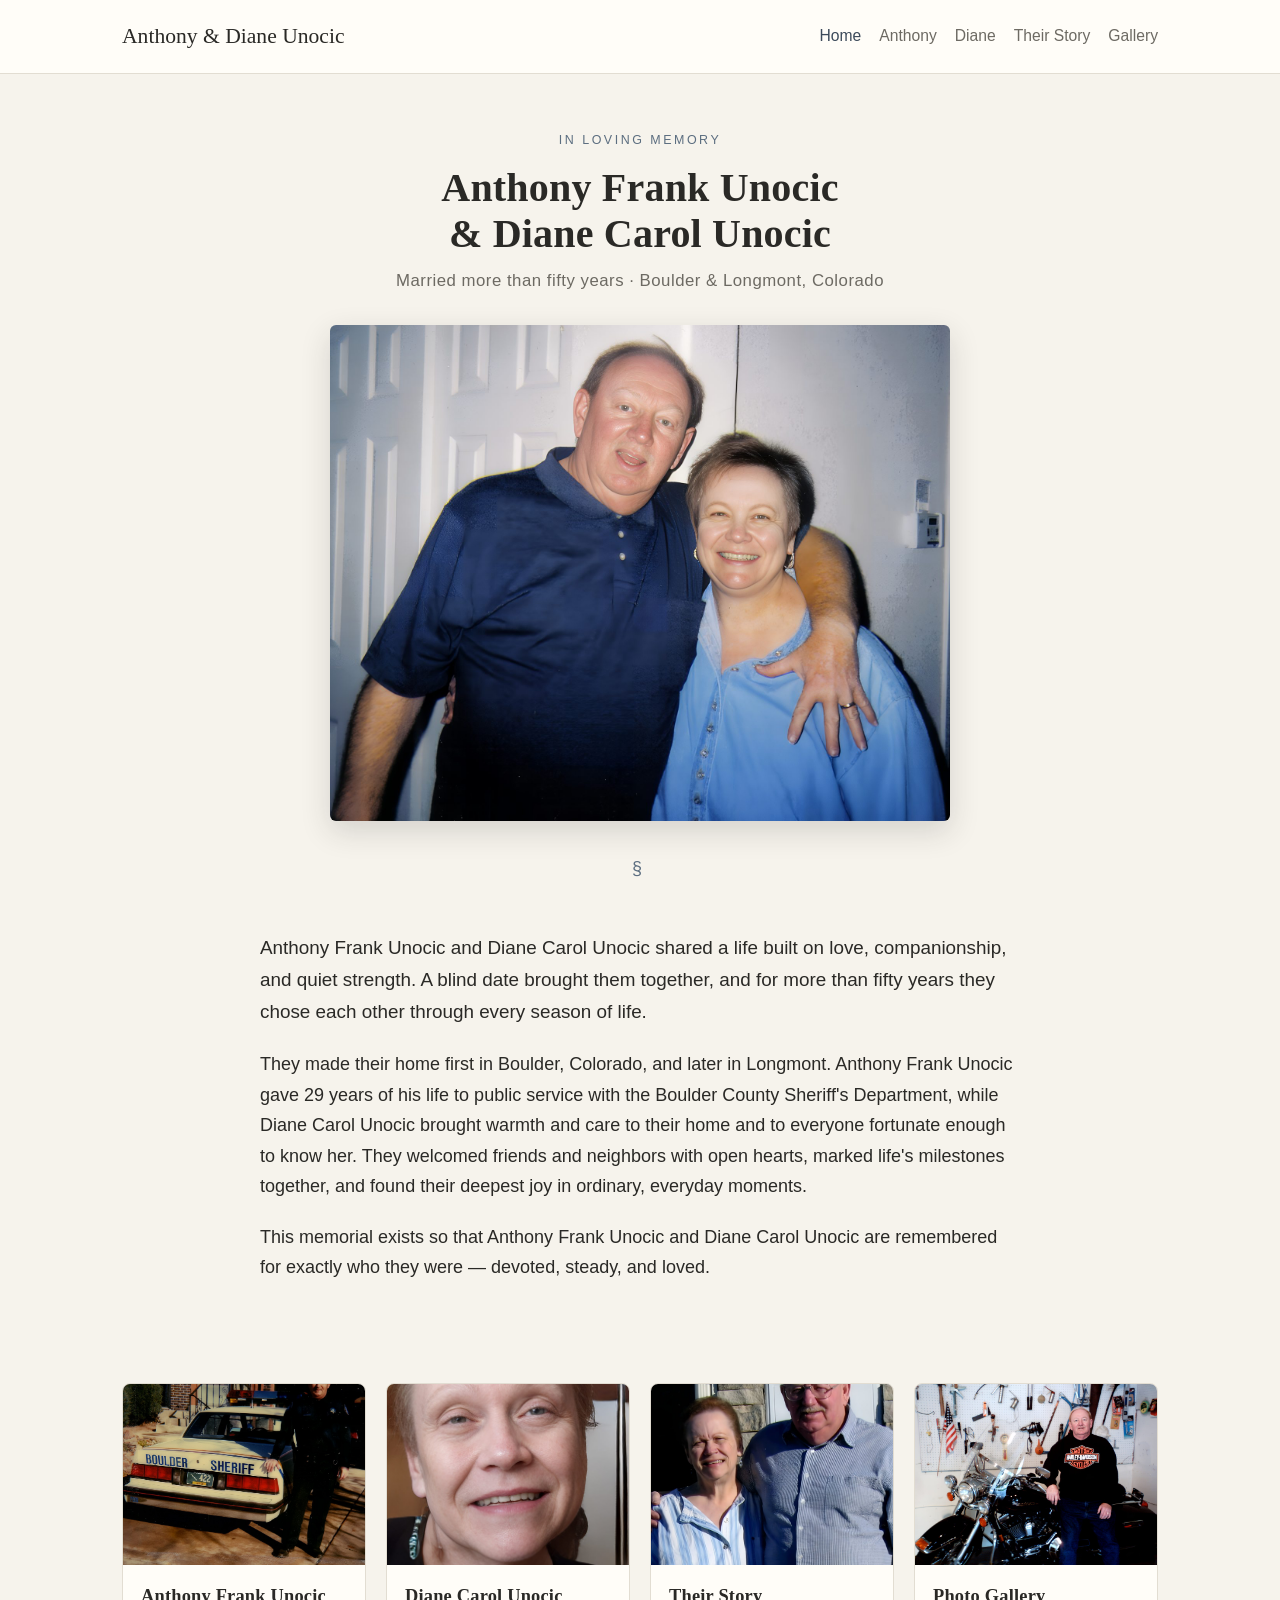
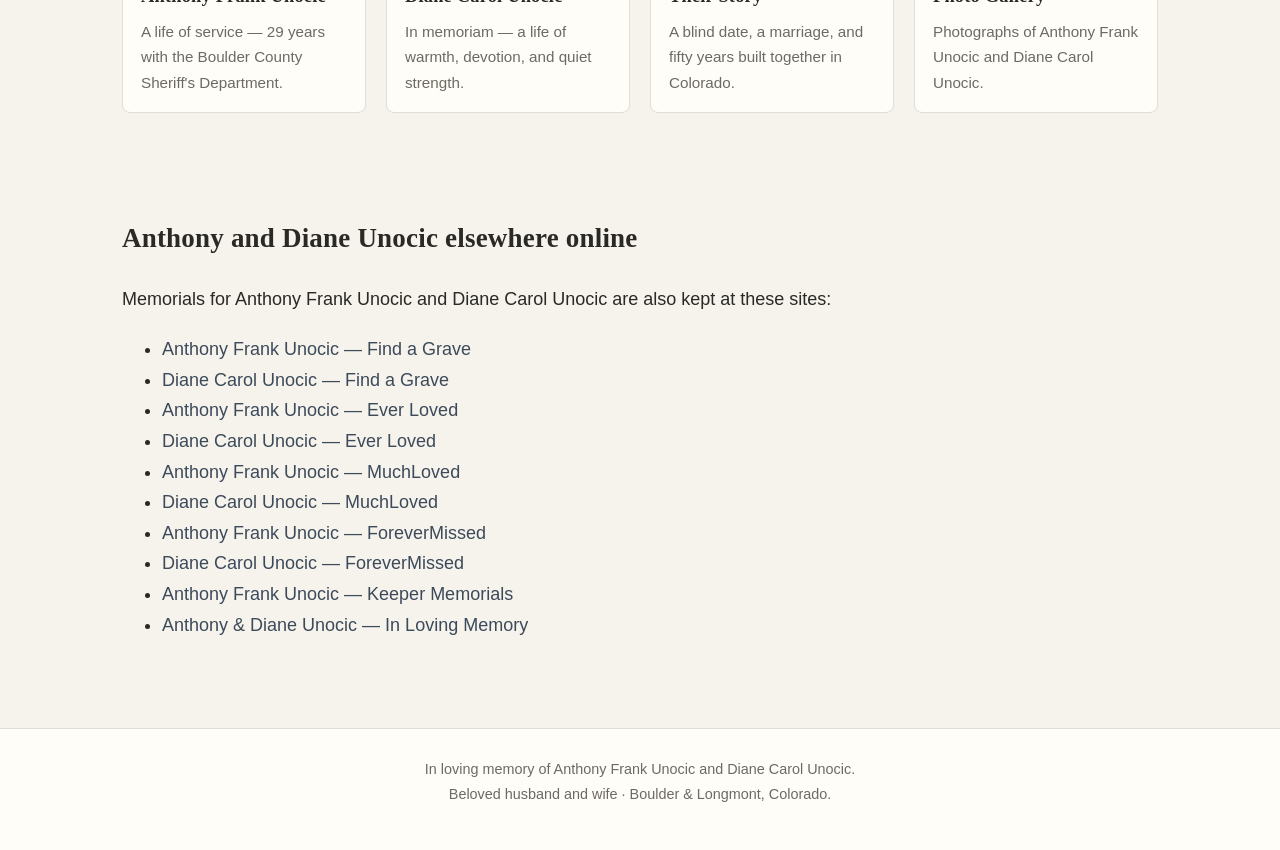
<file: index.html>
<!DOCTYPE html>
<html lang="en">
<head>
<meta charset="UTF-8">
<meta name="viewport" content="width=device-width, initial-scale=1">
<title>Anthony &amp; Diane Unocic — In Loving Memory</title>
<meta name="description" content="A memorial to Anthony Frank Unocic and Diane Carol Unocic of Boulder and Longmont, Colorado — married more than fifty years. Their life, story, and photographs.">
<link rel="canonical" href="https://anthonyunocic.com/">
<meta property="og:type" content="website">
<meta property="og:title" content="Anthony &amp; Diane Unocic — In Loving Memory">
<meta property="og:description" content="A memorial to Anthony Frank Unocic and Diane Carol Unocic of Boulder and Longmont, Colorado.">
<meta property="og:url" content="https://anthonyunocic.com/">
<meta property="og:image" content="https://anthonyunocic.com/images/og-image.jpg">
<meta name="twitter:card" content="summary_large_image">
<link rel="stylesheet" href="style.css">
<script type="application/ld+json">
{
  "@context":"https://schema.org",
  "@graph":[
    {"@type":"Person","@id":"https://anthonyunocic.com/anthony.html#person",
     "name":"Anthony Frank Unocic","givenName":"Anthony","familyName":"Unocic",
     "description":"Retired law enforcement officer who served 29 years with the Boulder County Sheriff's Department in Colorado.",
     "jobTitle":"Law enforcement officer","nationality":"American",
     "homeLocation":{"@type":"Place","name":"Longmont, Colorado, United States"},
     "spouse":{"@id":"https://anthonyunocic.com/diane.html#person"},
     "image":"https://anthonyunocic.com/images/anthony-frank-unocic-boulder-county-sheriff.jpg",
     "url":"https://anthonyunocic.com/anthony.html"},
    {"@type":"Person","@id":"https://anthonyunocic.com/diane.html#person",
     "name":"Diane Carol Unocic","givenName":"Diane","familyName":"Unocic",
     "description":"Beloved wife, mother, and homemaker. Born in Ohio; worked in medical records at Boulder Memorial Hospital.",
     "nationality":"American",
     "homeLocation":{"@type":"Place","name":"Longmont, Colorado, United States"},
     "spouse":{"@id":"https://anthonyunocic.com/anthony.html#person"},
     "image":"https://anthonyunocic.com/images/diane-carol-unocic-portrait.jpg",
     "url":"https://anthonyunocic.com/diane.html"}
  ]
}
</script>
</head>
<body>
<header class="site-header">
  <nav class="nav">
    <a class="brand" href="index.html">Anthony &amp; Diane Unocic</a>
    <div class="nav-links">
      <a href="index.html" class="active">Home</a>
      <a href="anthony.html">Anthony</a>
      <a href="diane.html">Diane</a>
      <a href="story.html">Their Story</a>
      <a href="gallery.html">Gallery</a>
    </div>
  </nav>
</header>

<main>
  <section class="hero">
    <div class="kicker">In Loving Memory</div>
    <h1>Anthony Frank Unocic<br>&amp; Diane Carol Unocic</h1>
    <div class="dates">Married more than fifty years &middot; Boulder &amp; Longmont, Colorado</div>
    <img class="hero-photo" src="images/anthony-frank-unocic-and-diane-carol-unocic.jpg"
         alt="Anthony Frank Unocic and Diane Carol Unocic" width="620">
  </section>

  <div class="flourish">&sect;</div>

  <section class="wrap-narrow">
    <p class="lead">Anthony Frank Unocic and Diane Carol Unocic shared a life built on love, companionship, and quiet strength. A blind date brought them together, and for more than fifty years they chose each other through every season of life.</p>
    <p>They made their home first in Boulder, Colorado, and later in Longmont. Anthony Frank Unocic gave 29 years of his life to public service with the Boulder County Sheriff's Department, while Diane Carol Unocic brought warmth and care to their home and to everyone fortunate enough to know her. They welcomed friends and neighbors with open hearts, marked life's milestones together, and found their deepest joy in ordinary, everyday moments.</p>
    <p>This memorial exists so that Anthony Frank Unocic and Diane Carol Unocic are remembered for exactly who they were — devoted, steady, and loved.</p>
  </section>

  <section>
    <div class="cards">
      <a class="card" href="anthony.html">
        <img src="images/anthony-frank-unocic-boulder-county-sheriff.jpg" alt="Anthony Frank Unocic, Boulder County Sheriff's Department">
        <div class="body"><h3>Anthony Frank Unocic</h3><p>A life of service — 29 years with the Boulder County Sheriff's Department.</p></div>
      </a>
      <a class="card" href="diane.html">
        <img src="images/diane-carol-unocic-portrait.jpg" alt="Diane Carol Unocic">
        <div class="body"><h3>Diane Carol Unocic</h3><p>In memoriam — a life of warmth, devotion, and quiet strength.</p></div>
      </a>
      <a class="card" href="story.html">
        <img src="images/anthony-and-diane-unocic-together.jpg" alt="Anthony and Diane Unocic together">
        <div class="body"><h3>Their Story</h3><p>A blind date, a marriage, and fifty years built together in Colorado.</p></div>
      </a>
      <a class="card" href="gallery.html">
        <img src="images/anthony-frank-unocic-motorcycle.jpg" alt="Anthony Frank Unocic">
        <div class="body"><h3>Photo Gallery</h3><p>Photographs of Anthony Frank Unocic and Diane Carol Unocic.</p></div>
      </a>
    </div>
  </section>
<section>
<h2>Anthony and Diane Unocic elsewhere online</h2>
<p>Memorials for Anthony Frank Unocic and Diane Carol Unocic are also kept at these sites:</p>
<ul>
<li><a href="https://www.findagrave.com/memorial/301441357/anthony-frank-unocic">Anthony Frank Unocic — Find a Grave</a></li>
<li><a href="https://www.findagrave.com/memorial/301441146/diane-carol-unocic">Diane Carol Unocic — Find a Grave</a></li>
<li><a href="https://everloved.com/life-of/anthony-unocic/">Anthony Frank Unocic &mdash; Ever Loved</a></li>
<li><a href="https://everloved.com/life-of/diane-unocic/">Diane Carol Unocic &mdash; Ever Loved</a></li>
<li><a href="https://anthonyunocic.muchloved.com">Anthony Frank Unocic &mdash; MuchLoved</a></li>
<li><a href="https://dianeunocic.muchloved.com">Diane Carol Unocic &mdash; MuchLoved</a></li>
<li><a href="https://www.forevermissed.com/anthony-frank-unocic/">Anthony Frank Unocic &mdash; ForeverMissed</a></li>
<li><a href="https://www.forevermissed.com/diane-carol-unocic/">Diane Carol Unocic &mdash; ForeverMissed</a></li>
<li><a href="https://www.mykeeper.com/AnthonyUnocic1">Anthony Frank Unocic &mdash; Keeper Memorials</a></li>
<li><a href="https://unocic.wordpress.com/">Anthony &amp; Diane Unocic &mdash; In Loving Memory</a></li>
</ul>
</section>
</main>

<footer class="site-footer">
  <div class="inner">
    <p>In loving memory of Anthony Frank Unocic and Diane Carol Unocic.<br>
    Beloved husband and wife &middot; Boulder &amp; Longmont, Colorado.</p>
  </div>
</footer>
</body>
</html>
</file>
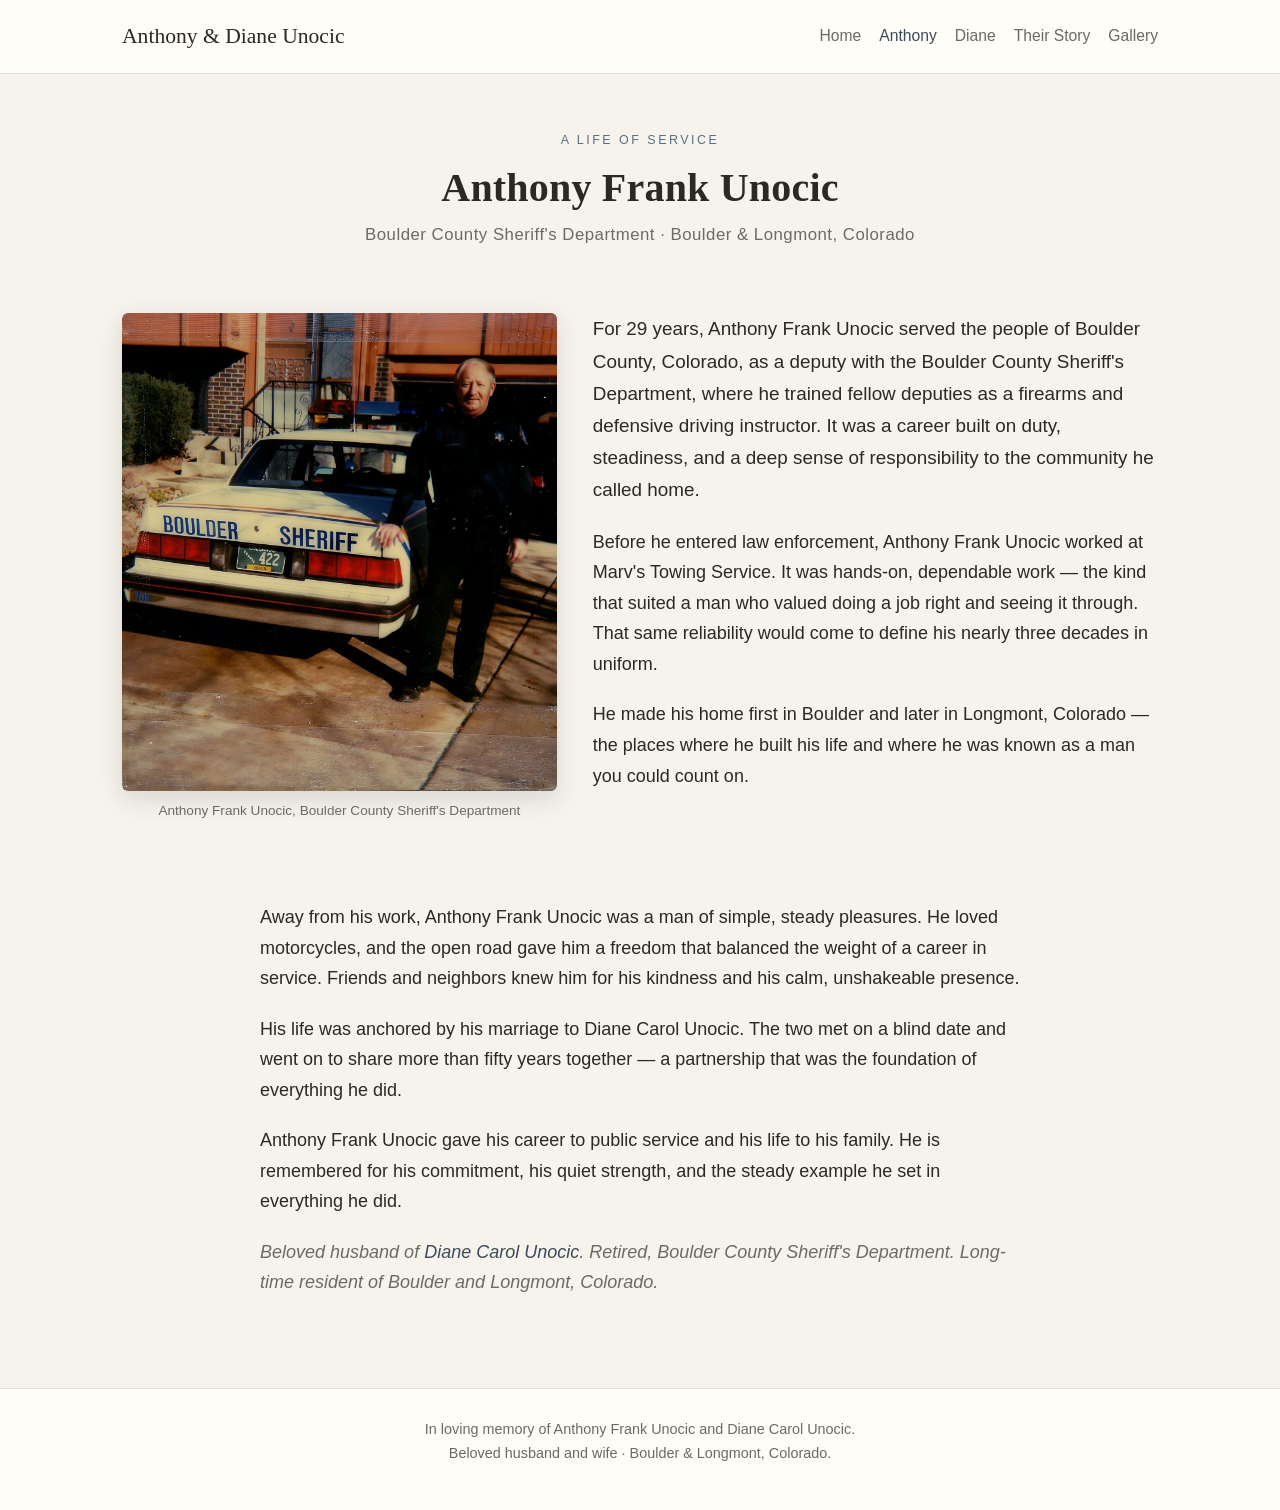
<file: anthony.html>
<!DOCTYPE html>
<html lang="en">
<head>
<meta charset="UTF-8">
<meta name="viewport" content="width=device-width, initial-scale=1">
<title>Anthony Frank Unocic — Boulder County Sheriff's Department</title>
<meta name="description" content="Anthony Frank Unocic served 29 years with the Boulder County Sheriff's Department in Colorado. The life and career of a devoted public servant and husband of Diane Carol Unocic.">
<link rel="canonical" href="https://anthonyunocic.com/anthony.html">
<meta property="og:type" content="profile">
<meta property="og:title" content="Anthony Frank Unocic — A Life of Service">
<meta property="og:description" content="Twenty-nine years with the Boulder County Sheriff's Department. The life and career of Anthony Frank Unocic.">
<meta property="og:url" content="https://anthonyunocic.com/anthony.html">
<meta property="og:image" content="https://anthonyunocic.com/images/anthony-frank-unocic-boulder-county-sheriff.jpg">
<meta name="twitter:card" content="summary_large_image">
<link rel="stylesheet" href="style.css">
<script type="application/ld+json">
{
  "@context":"https://schema.org","@type":"Person",
  "@id":"https://anthonyunocic.com/anthony.html#person",
  "name":"Anthony Frank Unocic","givenName":"Anthony","familyName":"Unocic",
  "description":"Retired law enforcement officer who served 29 years with the Boulder County Sheriff's Department in Colorado.",
  "jobTitle":"Law enforcement officer","nationality":"American",
  "worksFor":{"@type":"GovernmentOrganization","name":"Boulder County Sheriff's Department"},
  "homeLocation":{"@type":"Place","name":"Longmont, Colorado, United States"},
  "spouse":{"@type":"Person","name":"Diane Carol Unocic","url":"https://anthonyunocic.com/diane.html"},
  "image":"https://anthonyunocic.com/images/anthony-frank-unocic-boulder-county-sheriff.jpg",
  "url":"https://anthonyunocic.com/anthony.html"
}
</script>
</head>
<body>
<header class="site-header">
  <nav class="nav">
    <a class="brand" href="index.html">Anthony &amp; Diane Unocic</a>
    <div class="nav-links">
      <a href="index.html">Home</a>
      <a href="anthony.html" class="active">Anthony</a>
      <a href="diane.html">Diane</a>
      <a href="story.html">Their Story</a>
      <a href="gallery.html">Gallery</a>
    </div>
  </nav>
</header>

<main>
  <section class="hero">
    <div class="kicker">A Life of Service</div>
    <h1>Anthony Frank Unocic</h1>
    <div class="dates">Boulder County Sheriff's Department &middot; Boulder &amp; Longmont, Colorado</div>
  </section>

  <section>
    <div class="split">
      <div>
        <img src="images/anthony-frank-unocic-boulder-county-sheriff.jpg"
             alt="Anthony Frank Unocic in uniform, Boulder County Sheriff's Department">
        <div class="figcap">Anthony Frank Unocic, Boulder County Sheriff's Department</div>
      </div>
      <div>
        <p class="lead">For 29 years, Anthony Frank Unocic served the people of Boulder County, Colorado, as a deputy with the Boulder County Sheriff's Department, where he trained fellow deputies as a firearms and defensive driving instructor. It was a career built on duty, steadiness, and a deep sense of responsibility to the community he called home.</p>
        <p>Before he entered law enforcement, Anthony Frank Unocic worked at Marv's Towing Service. It was hands-on, dependable work — the kind that suited a man who valued doing a job right and seeing it through. That same reliability would come to define his nearly three decades in uniform.</p>
        <p>He made his home first in Boulder and later in Longmont, Colorado — the places where he built his life and where he was known as a man you could count on.</p>
      </div>
    </div>
  </section>

  <section class="wrap-narrow">
    <p>Away from his work, Anthony Frank Unocic was a man of simple, steady pleasures. He loved motorcycles, and the open road gave him a freedom that balanced the weight of a career in service. Friends and neighbors knew him for his kindness and his calm, unshakeable presence.</p>
    <p>His life was anchored by his marriage to Diane Carol Unocic. The two met on a blind date and went on to share more than fifty years together — a partnership that was the foundation of everything he did.</p>
    <p>Anthony Frank Unocic gave his career to public service and his life to his family. He is remembered for his commitment, his quiet strength, and the steady example he set in everything he did.</p>
    <p class="muted"><em>Beloved husband of <a href="diane.html">Diane Carol Unocic</a>. Retired, Boulder County Sheriff's Department. Long-time resident of Boulder and Longmont, Colorado.</em></p>
  </section>
</main>

<footer class="site-footer">
  <div class="inner">
    <p>In loving memory of Anthony Frank Unocic and Diane Carol Unocic.<br>
    Beloved husband and wife &middot; Boulder &amp; Longmont, Colorado.</p>
  </div>
</footer>
</body>
</html>
</file>
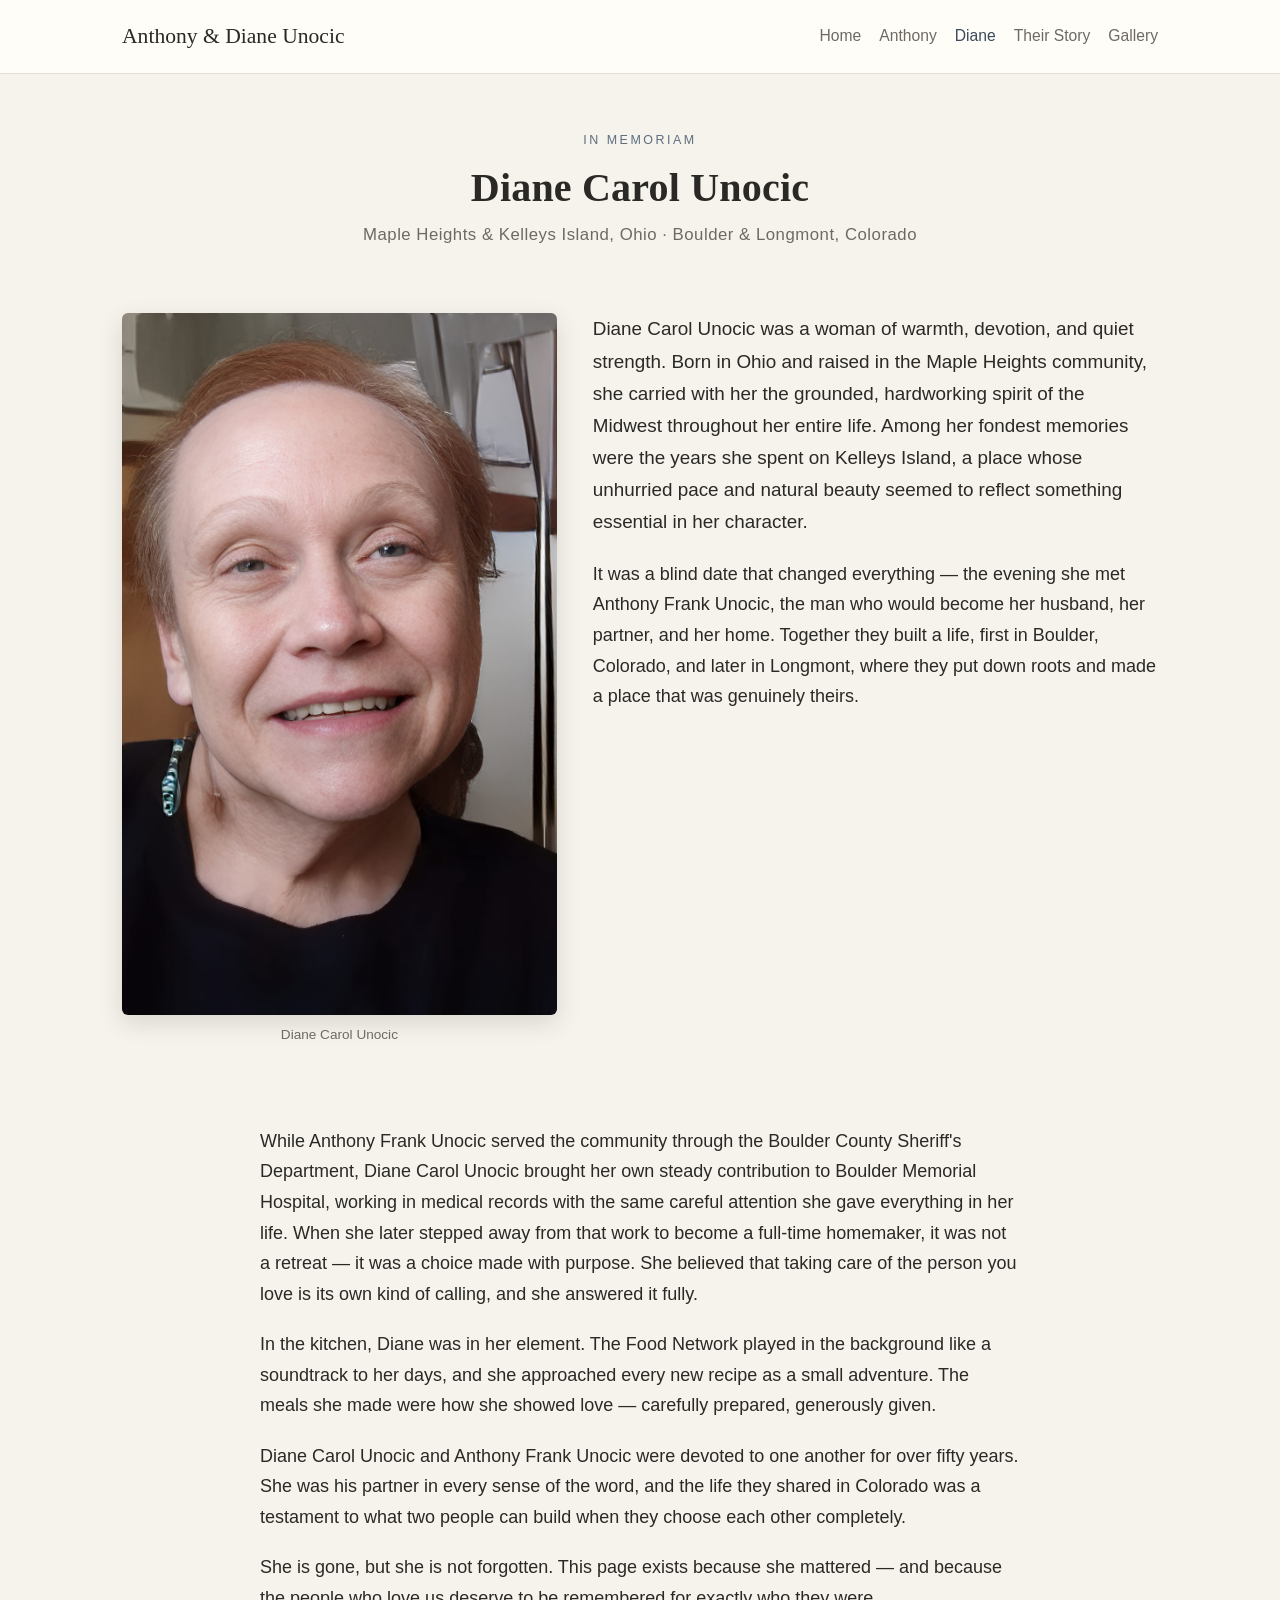
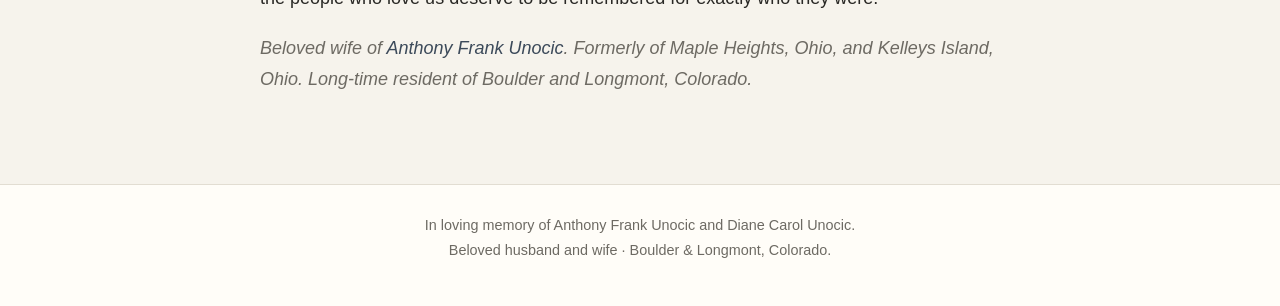
<file: diane.html>
<!DOCTYPE html>
<html lang="en">
<head>
<meta charset="UTF-8">
<meta name="viewport" content="width=device-width, initial-scale=1">
<title>Diane Carol Unocic — In Memoriam</title>
<meta name="description" content="Remembering Diane Carol Unocic of Maple Heights, Ohio and Longmont, Colorado — beloved wife of Anthony Frank Unocic, a woman of warmth, devotion, and quiet strength.">
<link rel="canonical" href="https://anthonyunocic.com/diane.html">
<meta property="og:type" content="profile">
<meta property="og:title" content="Diane Carol Unocic — In Memoriam">
<meta property="og:description" content="A woman of warmth, devotion, and quiet strength. Beloved wife of Anthony Frank Unocic.">
<meta property="og:url" content="https://anthonyunocic.com/diane.html">
<meta property="og:image" content="https://anthonyunocic.com/images/diane-carol-unocic-portrait.jpg">
<meta name="twitter:card" content="summary_large_image">
<link rel="stylesheet" href="style.css">
<script type="application/ld+json">
{
  "@context":"https://schema.org","@type":"Person",
  "@id":"https://anthonyunocic.com/diane.html#person",
  "name":"Diane Carol Unocic","givenName":"Diane","familyName":"Unocic",
  "description":"Beloved wife, mother, and homemaker. Born in Ohio; worked in medical records at Boulder Memorial Hospital.",
  "nationality":"American",
  "birthPlace":{"@type":"Place","name":"Maple Heights, Ohio, United States"},
  "homeLocation":{"@type":"Place","name":"Longmont, Colorado, United States"},
  "spouse":{"@type":"Person","name":"Anthony Frank Unocic","url":"https://anthonyunocic.com/anthony.html"},
  "image":"https://anthonyunocic.com/images/diane-carol-unocic-portrait.jpg",
  "url":"https://anthonyunocic.com/diane.html"
}
</script>
</head>
<body>
<header class="site-header">
  <nav class="nav">
    <a class="brand" href="index.html">Anthony &amp; Diane Unocic</a>
    <div class="nav-links">
      <a href="index.html">Home</a>
      <a href="anthony.html">Anthony</a>
      <a href="diane.html" class="active">Diane</a>
      <a href="story.html">Their Story</a>
      <a href="gallery.html">Gallery</a>
    </div>
  </nav>
</header>

<main>
  <section class="hero">
    <div class="kicker">In Memoriam</div>
    <h1>Diane Carol Unocic</h1>
    <div class="dates">Maple Heights &amp; Kelleys Island, Ohio &middot; Boulder &amp; Longmont, Colorado</div>
  </section>

  <section>
    <div class="split">
      <div>
        <img src="images/diane-carol-unocic-portrait.jpg" alt="Diane Carol Unocic">
        <div class="figcap">Diane Carol Unocic</div>
      </div>
      <div>
        <p class="lead">Diane Carol Unocic was a woman of warmth, devotion, and quiet strength. Born in Ohio and raised in the Maple Heights community, she carried with her the grounded, hardworking spirit of the Midwest throughout her entire life. Among her fondest memories were the years she spent on Kelleys Island, a place whose unhurried pace and natural beauty seemed to reflect something essential in her character.</p>
        <p>It was a blind date that changed everything — the evening she met Anthony Frank Unocic, the man who would become her husband, her partner, and her home. Together they built a life, first in Boulder, Colorado, and later in Longmont, where they put down roots and made a place that was genuinely theirs.</p>
      </div>
    </div>
  </section>

  <section class="wrap-narrow">
    <p>While Anthony Frank Unocic served the community through the Boulder County Sheriff's Department, Diane Carol Unocic brought her own steady contribution to Boulder Memorial Hospital, working in medical records with the same careful attention she gave everything in her life. When she later stepped away from that work to become a full-time homemaker, it was not a retreat — it was a choice made with purpose. She believed that taking care of the person you love is its own kind of calling, and she answered it fully.</p>
    <p>In the kitchen, Diane was in her element. The Food Network played in the background like a soundtrack to her days, and she approached every new recipe as a small adventure. The meals she made were how she showed love — carefully prepared, generously given.</p>
    <p>Diane Carol Unocic and Anthony Frank Unocic were devoted to one another for over fifty years. She was his partner in every sense of the word, and the life they shared in Colorado was a testament to what two people can build when they choose each other completely.</p>
    <p>She is gone, but she is not forgotten. This page exists because she mattered — and because the people who love us deserve to be remembered for exactly who they were.</p>
    <p class="muted"><em>Beloved wife of <a href="anthony.html">Anthony Frank Unocic</a>. Formerly of Maple Heights, Ohio, and Kelleys Island, Ohio. Long-time resident of Boulder and Longmont, Colorado.</em></p>
  </section>
</main>

<footer class="site-footer">
  <div class="inner">
    <p>In loving memory of Anthony Frank Unocic and Diane Carol Unocic.<br>
    Beloved husband and wife &middot; Boulder &amp; Longmont, Colorado.</p>
  </div>
</footer>
</body>
</html>
</file>
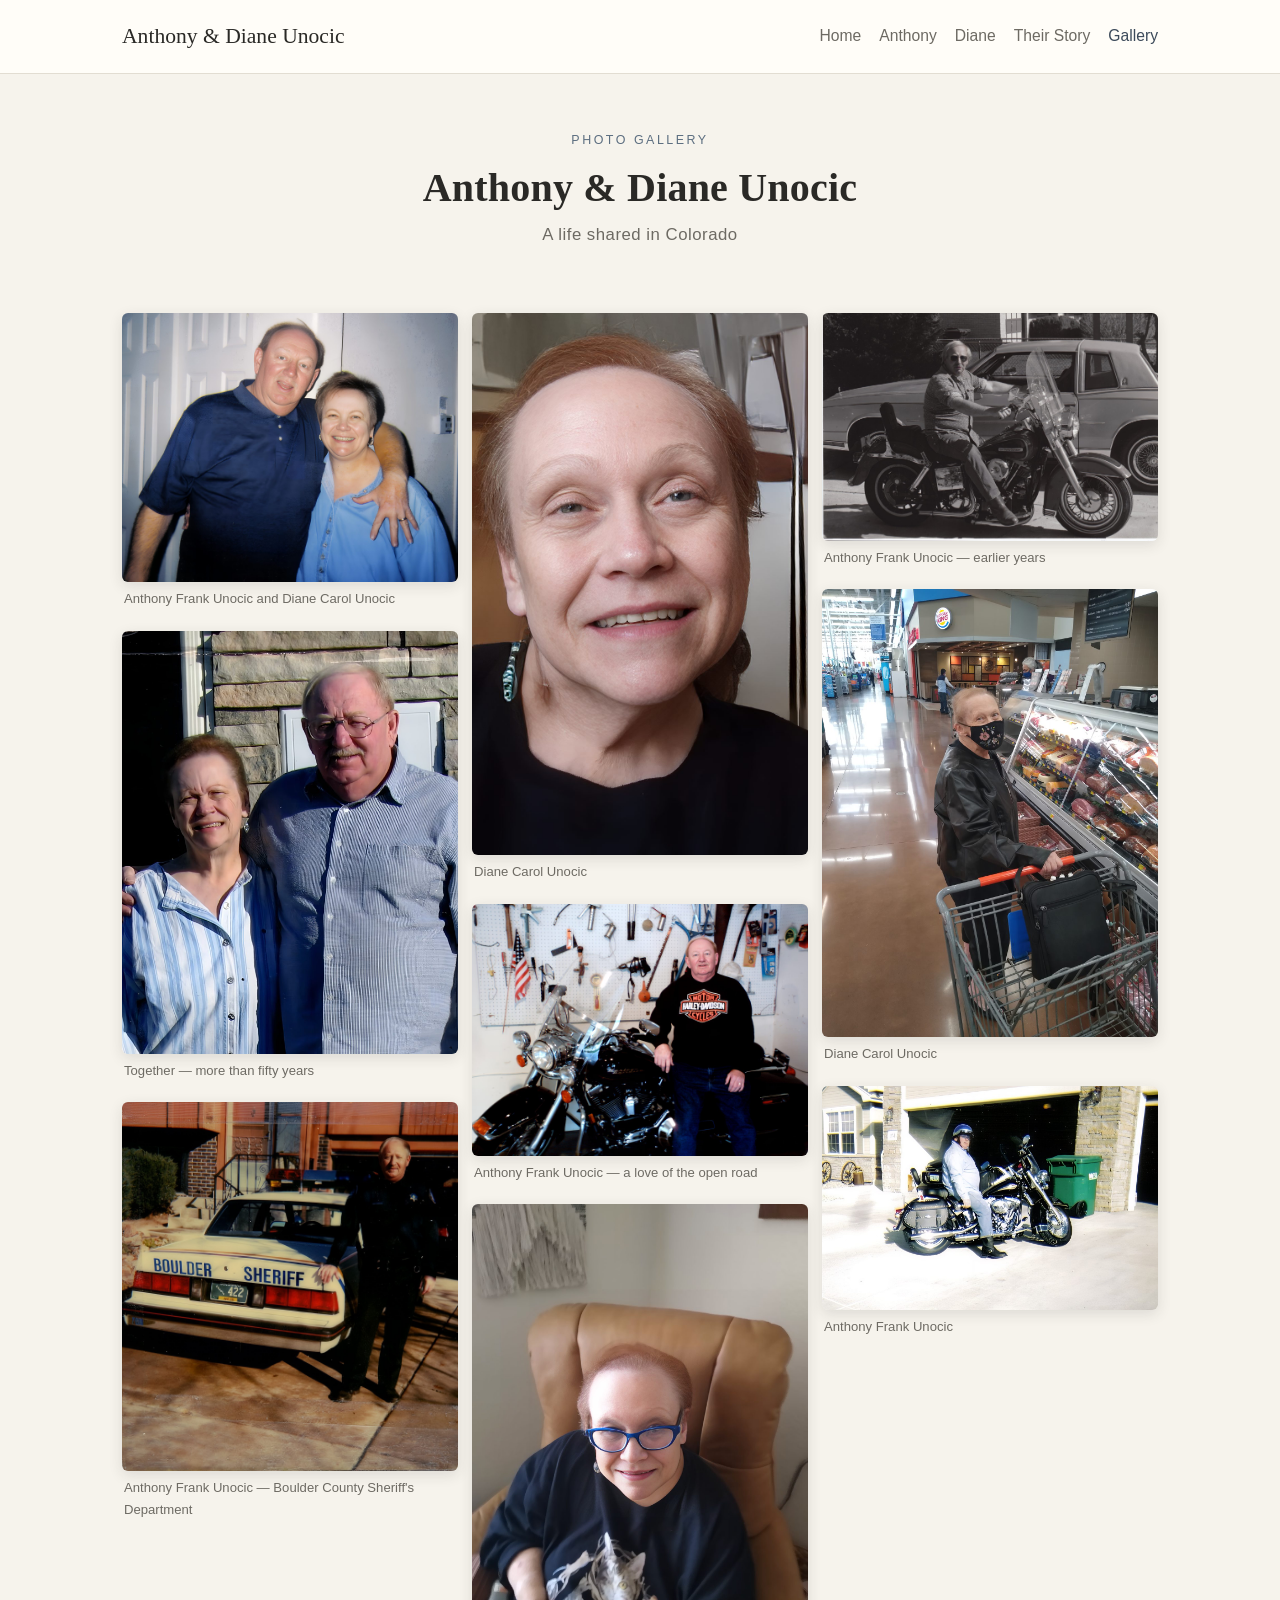
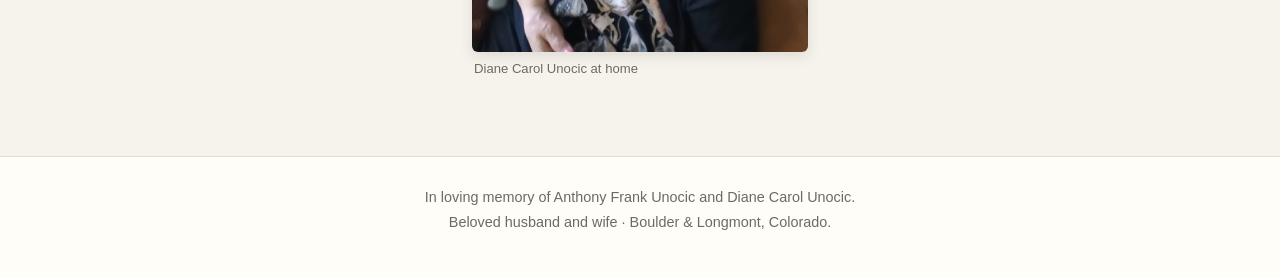
<file: gallery.html>
<!DOCTYPE html>
<html lang="en">
<head>
<meta charset="UTF-8">
<meta name="viewport" content="width=device-width, initial-scale=1">
<title>Photo Gallery — Anthony &amp; Diane Unocic</title>
<meta name="description" content="Photographs of Anthony Frank Unocic and Diane Carol Unocic — a life shared in Boulder and Longmont, Colorado.">
<link rel="canonical" href="https://anthonyunocic.com/gallery.html">
<meta property="og:type" content="website">
<meta property="og:title" content="Photo Gallery — Anthony &amp; Diane Unocic">
<meta property="og:description" content="Photographs of Anthony Frank Unocic and Diane Carol Unocic.">
<meta property="og:url" content="https://anthonyunocic.com/gallery.html">
<meta property="og:image" content="https://anthonyunocic.com/images/og-image.jpg">
<meta name="twitter:card" content="summary_large_image">
<link rel="stylesheet" href="style.css">
</head>
<body>
<header class="site-header">
  <nav class="nav">
    <a class="brand" href="index.html">Anthony &amp; Diane Unocic</a>
    <div class="nav-links">
      <a href="index.html">Home</a>
      <a href="anthony.html">Anthony</a>
      <a href="diane.html">Diane</a>
      <a href="story.html">Their Story</a>
      <a href="gallery.html" class="active">Gallery</a>
    </div>
  </nav>
</header>

<main>
  <section class="hero">
    <div class="kicker">Photo Gallery</div>
    <h1>Anthony &amp; Diane Unocic</h1>
    <div class="dates">A life shared in Colorado</div>
  </section>

  <section>
    <div class="gallery">
      <figure>
        <img src="images/anthony-frank-unocic-and-diane-carol-unocic.jpg" alt="Anthony Frank Unocic and Diane Carol Unocic" loading="lazy">
        <figcaption>Anthony Frank Unocic and Diane Carol Unocic</figcaption>
      </figure>
      <figure>
        <img src="images/anthony-and-diane-unocic-together.jpg" alt="Anthony Frank Unocic and Diane Carol Unocic together" loading="lazy">
        <figcaption>Together — more than fifty years</figcaption>
      </figure>
      <figure>
        <img src="images/anthony-frank-unocic-boulder-county-sheriff.jpg" alt="Anthony Frank Unocic, Boulder County Sheriff's Department" loading="lazy">
        <figcaption>Anthony Frank Unocic — Boulder County Sheriff's Department</figcaption>
      </figure>
      <figure>
        <img src="images/diane-carol-unocic-portrait.jpg" alt="Diane Carol Unocic" loading="lazy">
        <figcaption>Diane Carol Unocic</figcaption>
      </figure>
      <figure>
        <img src="images/anthony-frank-unocic-motorcycle.jpg" alt="Anthony Frank Unocic with his motorcycle" loading="lazy">
        <figcaption>Anthony Frank Unocic — a love of the open road</figcaption>
      </figure>
      <figure>
        <img src="images/diane-carol-unocic-at-home.jpg" alt="Diane Carol Unocic at home" loading="lazy">
        <figcaption>Diane Carol Unocic at home</figcaption>
      </figure>
      <figure>
        <img src="images/anthony-frank-unocic-vintage-motorcycle.jpg" alt="Anthony Frank Unocic, vintage photograph" loading="lazy">
        <figcaption>Anthony Frank Unocic — earlier years</figcaption>
      </figure>
      <figure>
        <img src="images/diane-carol-unocic-2021.jpg" alt="Diane Carol Unocic" loading="lazy">
        <figcaption>Diane Carol Unocic</figcaption>
      </figure>
      <figure>
        <img src="images/anthony-frank-unocic-riding.jpg" alt="Anthony Frank Unocic riding his motorcycle" loading="lazy">
        <figcaption>Anthony Frank Unocic</figcaption>
      </figure>
    </div>
  </section>
</main>

<footer class="site-footer">
  <div class="inner">
    <p>In loving memory of Anthony Frank Unocic and Diane Carol Unocic.<br>
    Beloved husband and wife &middot; Boulder &amp; Longmont, Colorado.</p>
  </div>
</footer>
</body>
</html>
</file>
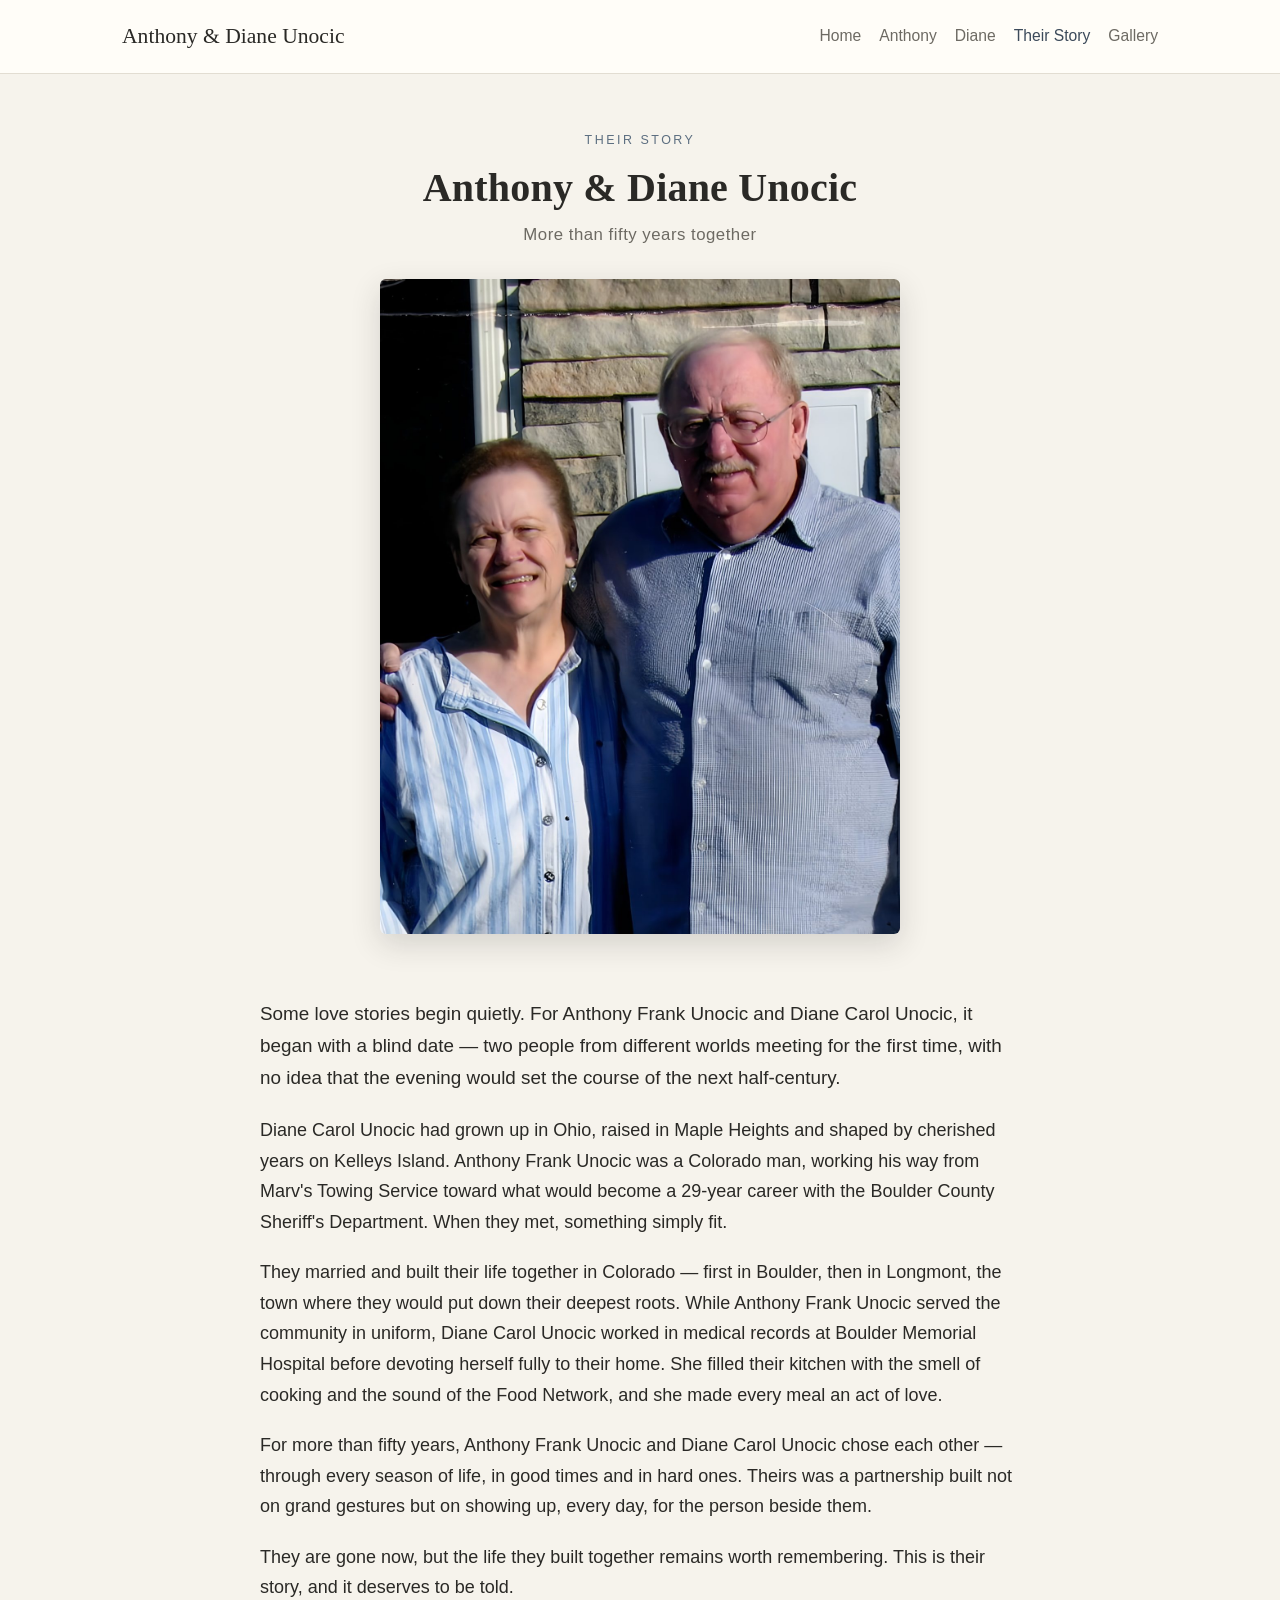
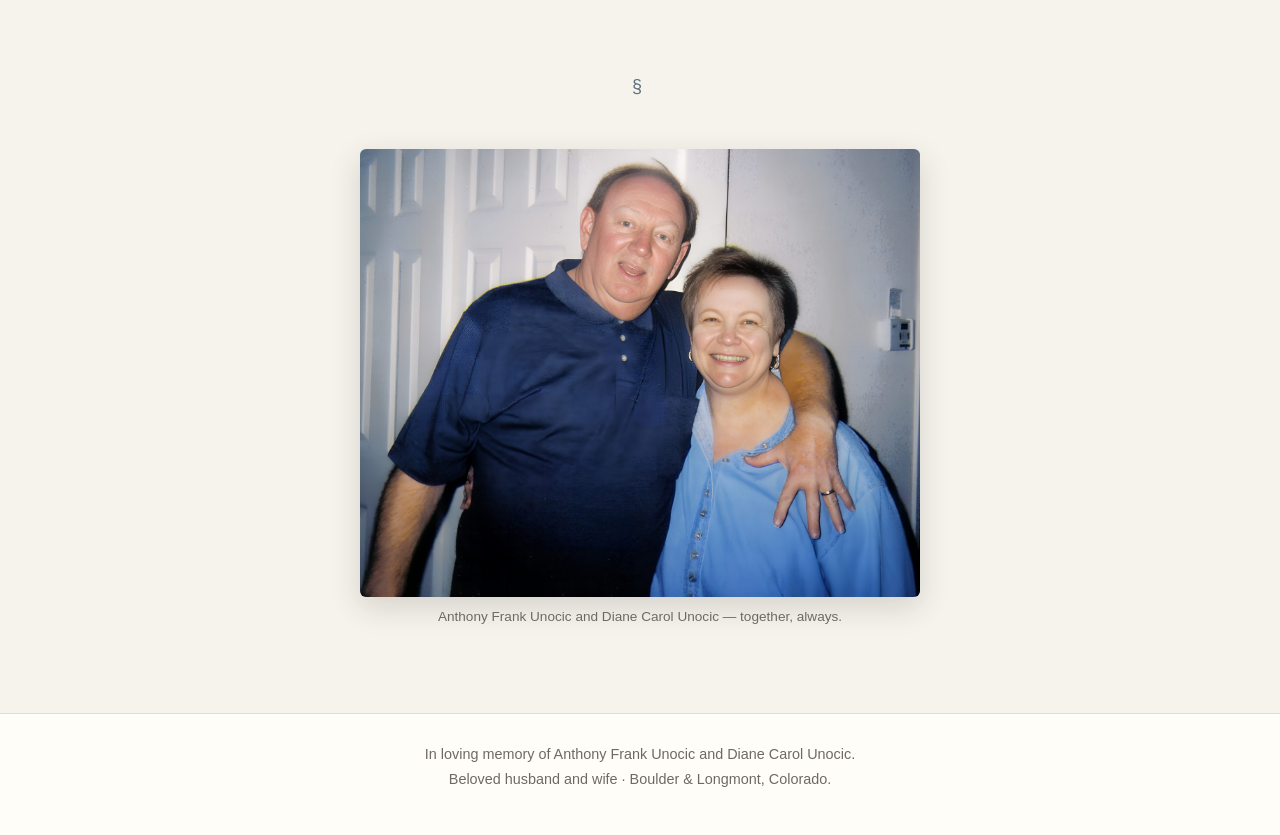
<file: story.html>
<!DOCTYPE html>
<html lang="en">
<head>
<meta charset="UTF-8">
<meta name="viewport" content="width=device-width, initial-scale=1">
<title>Anthony &amp; Diane Unocic — Their Story</title>
<meta name="description" content="The story of Anthony Frank Unocic and Diane Carol Unocic — a blind date, more than fifty years of marriage, and a life built together in Boulder and Longmont, Colorado.">
<link rel="canonical" href="https://anthonyunocic.com/story.html">
<meta property="og:type" content="article">
<meta property="og:title" content="Anthony &amp; Diane Unocic — Their Story">
<meta property="og:description" content="A blind date, more than fifty years of marriage, and a life built together in Colorado.">
<meta property="og:url" content="https://anthonyunocic.com/story.html">
<meta property="og:image" content="https://anthonyunocic.com/images/og-image.jpg">
<meta name="twitter:card" content="summary_large_image">
<link rel="stylesheet" href="style.css">
</head>
<body>
<header class="site-header">
  <nav class="nav">
    <a class="brand" href="index.html">Anthony &amp; Diane Unocic</a>
    <div class="nav-links">
      <a href="index.html">Home</a>
      <a href="anthony.html">Anthony</a>
      <a href="diane.html">Diane</a>
      <a href="story.html" class="active">Their Story</a>
      <a href="gallery.html">Gallery</a>
    </div>
  </nav>
</header>

<main>
  <section class="hero">
    <div class="kicker">Their Story</div>
    <h1>Anthony &amp; Diane Unocic</h1>
    <div class="dates">More than fifty years together</div>
    <img class="hero-photo" src="images/anthony-and-diane-unocic-together.jpg"
         alt="Anthony Frank Unocic and Diane Carol Unocic together" width="520">
  </section>

  <section class="wrap-narrow">
    <p class="lead">Some love stories begin quietly. For Anthony Frank Unocic and Diane Carol Unocic, it began with a blind date — two people from different worlds meeting for the first time, with no idea that the evening would set the course of the next half-century.</p>
    <p>Diane Carol Unocic had grown up in Ohio, raised in Maple Heights and shaped by cherished years on Kelleys Island. Anthony Frank Unocic was a Colorado man, working his way from Marv's Towing Service toward what would become a 29-year career with the Boulder County Sheriff's Department. When they met, something simply fit.</p>
    <p>They married and built their life together in Colorado — first in Boulder, then in Longmont, the town where they would put down their deepest roots. While Anthony Frank Unocic served the community in uniform, Diane Carol Unocic worked in medical records at Boulder Memorial Hospital before devoting herself fully to their home. She filled their kitchen with the smell of cooking and the sound of the Food Network, and she made every meal an act of love.</p>
    <p>For more than fifty years, Anthony Frank Unocic and Diane Carol Unocic chose each other — through every season of life, in good times and in hard ones. Theirs was a partnership built not on grand gestures but on showing up, every day, for the person beside them.</p>
    <p>They are gone now, but the life they built together remains worth remembering. This is their story, and it deserves to be told.</p>
  </section>

  <div class="flourish">&sect;</div>

  <section class="center wrap-narrow">
    <img src="images/anthony-frank-unocic-and-diane-carol-unocic.jpg"
         alt="Anthony Frank Unocic and Diane Carol Unocic" style="border-radius:6px;box-shadow:0 10px 30px rgba(40,40,40,.16);max-width:min(560px,100%);margin:0 auto;">
    <p class="figcap">Anthony Frank Unocic and Diane Carol Unocic — together, always.</p>
  </section>
</main>

<footer class="site-footer">
  <div class="inner">
    <p>In loving memory of Anthony Frank Unocic and Diane Carol Unocic.<br>
    Beloved husband and wife &middot; Boulder &amp; Longmont, Colorado.</p>
  </div>
</footer>
</body>
</html>
</file>
<file: style.css>
/* Unocic Memorial — shared styles. No external fonts or trackers. */
:root{
  --bg:#f6f3ec;
  --panel:#fffdf8;
  --ink:#2a2926;
  --muted:#6d6a63;
  --line:#e2ddd2;
  --accent:#3c4a5a;
  --accent-soft:#5c6e80;
  --maxw:1080px;
}
*{box-sizing:border-box}
html{scroll-behavior:smooth}
body{
  margin:0;
  background:var(--bg);
  color:var(--ink);
  font-family:-apple-system,BlinkMacSystemFont,"Segoe UI",Roboto,Helvetica,Arial,sans-serif;
  line-height:1.7;
  font-size:18px;
}
h1,h2,h3,.serif{font-family:Georgia,"Times New Roman",serif;font-weight:600;letter-spacing:.2px}
img{max-width:100%;display:block}
a{color:var(--accent);text-decoration:none}
a:hover{text-decoration:underline}

/* Header / nav */
.site-header{background:var(--panel);border-bottom:1px solid var(--line)}
.nav{max-width:var(--maxw);margin:0 auto;padding:18px 22px;display:flex;flex-wrap:wrap;align-items:center;justify-content:space-between;gap:10px}
.brand{font-family:Georgia,serif;font-size:1.35rem;color:var(--ink)}
.brand:hover{text-decoration:none;color:var(--accent)}
.nav-links{display:flex;flex-wrap:wrap;gap:4px 18px;font-size:.98rem}
.nav-links a{color:var(--muted)}
.nav-links a.active,.nav-links a:hover{color:var(--accent)}

/* Layout */
main{max-width:var(--maxw);margin:0 auto;padding:0 22px}
.wrap-narrow{max-width:760px;margin:0 auto}
section{padding:40px 0}
.lead{font-size:1.18rem;color:var(--ink)}
p{margin:0 0 1.1em}
.muted{color:var(--muted)}
.center{text-align:center}

/* Hero */
.hero{padding:56px 0 24px;text-align:center}
.hero h1{font-size:2.5rem;line-height:1.15;margin:0 0 10px}
.hero .dates{color:var(--muted);font-size:1.05rem;letter-spacing:.5px}
.hero-photo{margin:30px auto 0;max-width:min(620px,100%);border-radius:6px;box-shadow:0 10px 30px rgba(40,40,40,.16)}
.kicker{text-transform:uppercase;letter-spacing:2.5px;font-size:.78rem;color:var(--accent-soft);margin-bottom:14px}

/* Portrait + text split */
.split{display:grid;grid-template-columns:minmax(0,1fr) minmax(0,1.3fr);gap:36px;align-items:start}
.split img{border-radius:6px;box-shadow:0 8px 24px rgba(40,40,40,.14)}
.figcap{font-size:.85rem;color:var(--muted);margin-top:8px;text-align:center}

/* Cards (home navigation) */
.cards{display:grid;grid-template-columns:repeat(auto-fit,minmax(230px,1fr));gap:20px}
.card{background:var(--panel);border:1px solid var(--line);border-radius:8px;overflow:hidden;transition:transform .15s ease,box-shadow .15s ease}
.card:hover{transform:translateY(-3px);box-shadow:0 12px 28px rgba(40,40,40,.12);text-decoration:none}
.card img{aspect-ratio:4/3;object-fit:cover;width:100%}
.card .body{padding:16px 18px}
.card h3{margin:0 0 6px;font-size:1.15rem;color:var(--ink)}
.card p{margin:0;color:var(--muted);font-size:.95rem}

/* Gallery */
.gallery{columns:3 240px;column-gap:14px}
.gallery figure{margin:0 0 14px;break-inside:avoid}
.gallery img{width:100%;border-radius:6px;box-shadow:0 4px 14px rgba(40,40,40,.12)}
.gallery figcaption{font-size:.82rem;color:var(--muted);padding:6px 2px}

/* Divider */
.rule{height:1px;background:var(--line);border:0;max-width:var(--maxw);margin:0 auto}
.flourish{text-align:center;color:var(--accent-soft);letter-spacing:6px;padding:8px 0}

/* Footer */
.site-footer{border-top:1px solid var(--line);margin-top:30px;background:var(--panel)}
.site-footer .inner{max-width:var(--maxw);margin:0 auto;padding:28px 22px;color:var(--muted);font-size:.9rem;text-align:center}

@media(max-width:640px){
  body{font-size:17px}
  .hero h1{font-size:2rem}
  .split{grid-template-columns:1fr;gap:20px}
  .split img{max-width:min(420px,100%);margin:0 auto}
}
</file>
